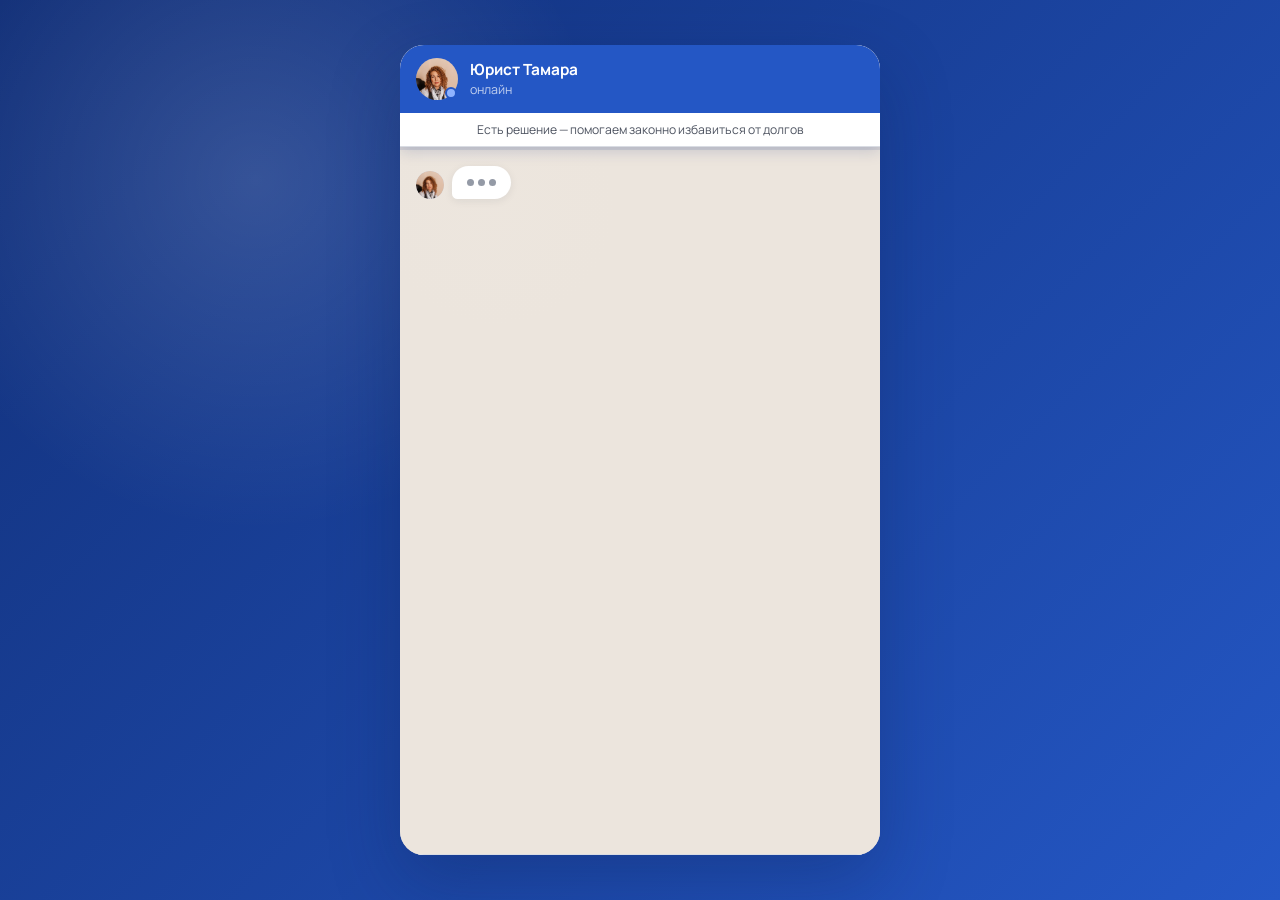
<file: index.html>
<!doctype html>
<html lang="ru">
  <head>
    <meta charset="UTF-8" />
    <meta name="viewport" content="width=device-width, initial-scale=1.0" />
    <meta name="robots" content="noindex, nofollow" />
    <title>Подбор решения по долгам — Есть решение</title>
    <meta
      name="description"
      content="Ответьте на 5 коротких вопросов, и юрист компании «Есть решение» подготовит возможный вариант законного избавления от долгов."
    />
    <link rel="preconnect" href="https://fonts.googleapis.com" />
    <link rel="preconnect" href="https://fonts.gstatic.com" crossorigin />
    <link
      href="https://fonts.googleapis.com/css2?family=Manrope:wght@400;500;600;700;800&amp;display=swap"
      rel="stylesheet"
    />
    <link rel="stylesheet" href="./avito-chat.css?v=20260507-2" />
  </head>
  <body>
    <main class="chat-app" aria-label="Чат с юристом компании Есть решение">
      <section class="chat-shell" aria-live="polite">
        <div class="loader" id="loader">
          <div class="loader__spinner" aria-hidden="true"></div>
          <p>Подбираем юриста для вашей ситуации...</p>
        </div>

        <div class="chat" id="chat" hidden>
          <header class="chat-header">
            <div class="chat-header__top">
              <div class="operator-avatar">
                <span class="avatar-fallback">Т</span>
                <img
                  src="./assets/tamara-avatar.png?v=20260507-2"
                  alt=""
                  decoding="async"
                  referrerpolicy="no-referrer"
                  onerror="this.remove()"
                />
                <i aria-hidden="true"></i>
              </div>
              <div>
                <p class="operator-name">Юрист Тамара</p>
                <p class="operator-status">онлайн</p>
              </div>
            </div>
            <p class="chat-header__note">Есть решение — помогаем законно избавиться от долгов</p>
          </header>

          <div class="progress" aria-hidden="true">
            <span id="progressBar"></span>
          </div>

          <div class="messages" id="messages"></div>

          <div class="answer-panel" id="answerPanel"></div>
        </div>
      </section>
    </main>

    <template id="botMessageTemplate">
      <div class="message message--bot">
        <div class="message__avatar">
          <span class="avatar-fallback">Т</span>
          <img
            src="./assets/tamara-avatar.png?v=20260507-2"
            alt=""
            decoding="async"
            referrerpolicy="no-referrer"
            onerror="this.remove()"
          />
        </div>
        <div class="message__bubble">
          <p></p>
        </div>
      </div>
    </template>

    <template id="userMessageTemplate">
      <div class="message message--user">
        <div class="message__bubble">
          <p></p>
        </div>
      </div>
    </template>

    <script src="./avito-chat.js?v=20260507-2"></script>
  </body>
</html>
</file>
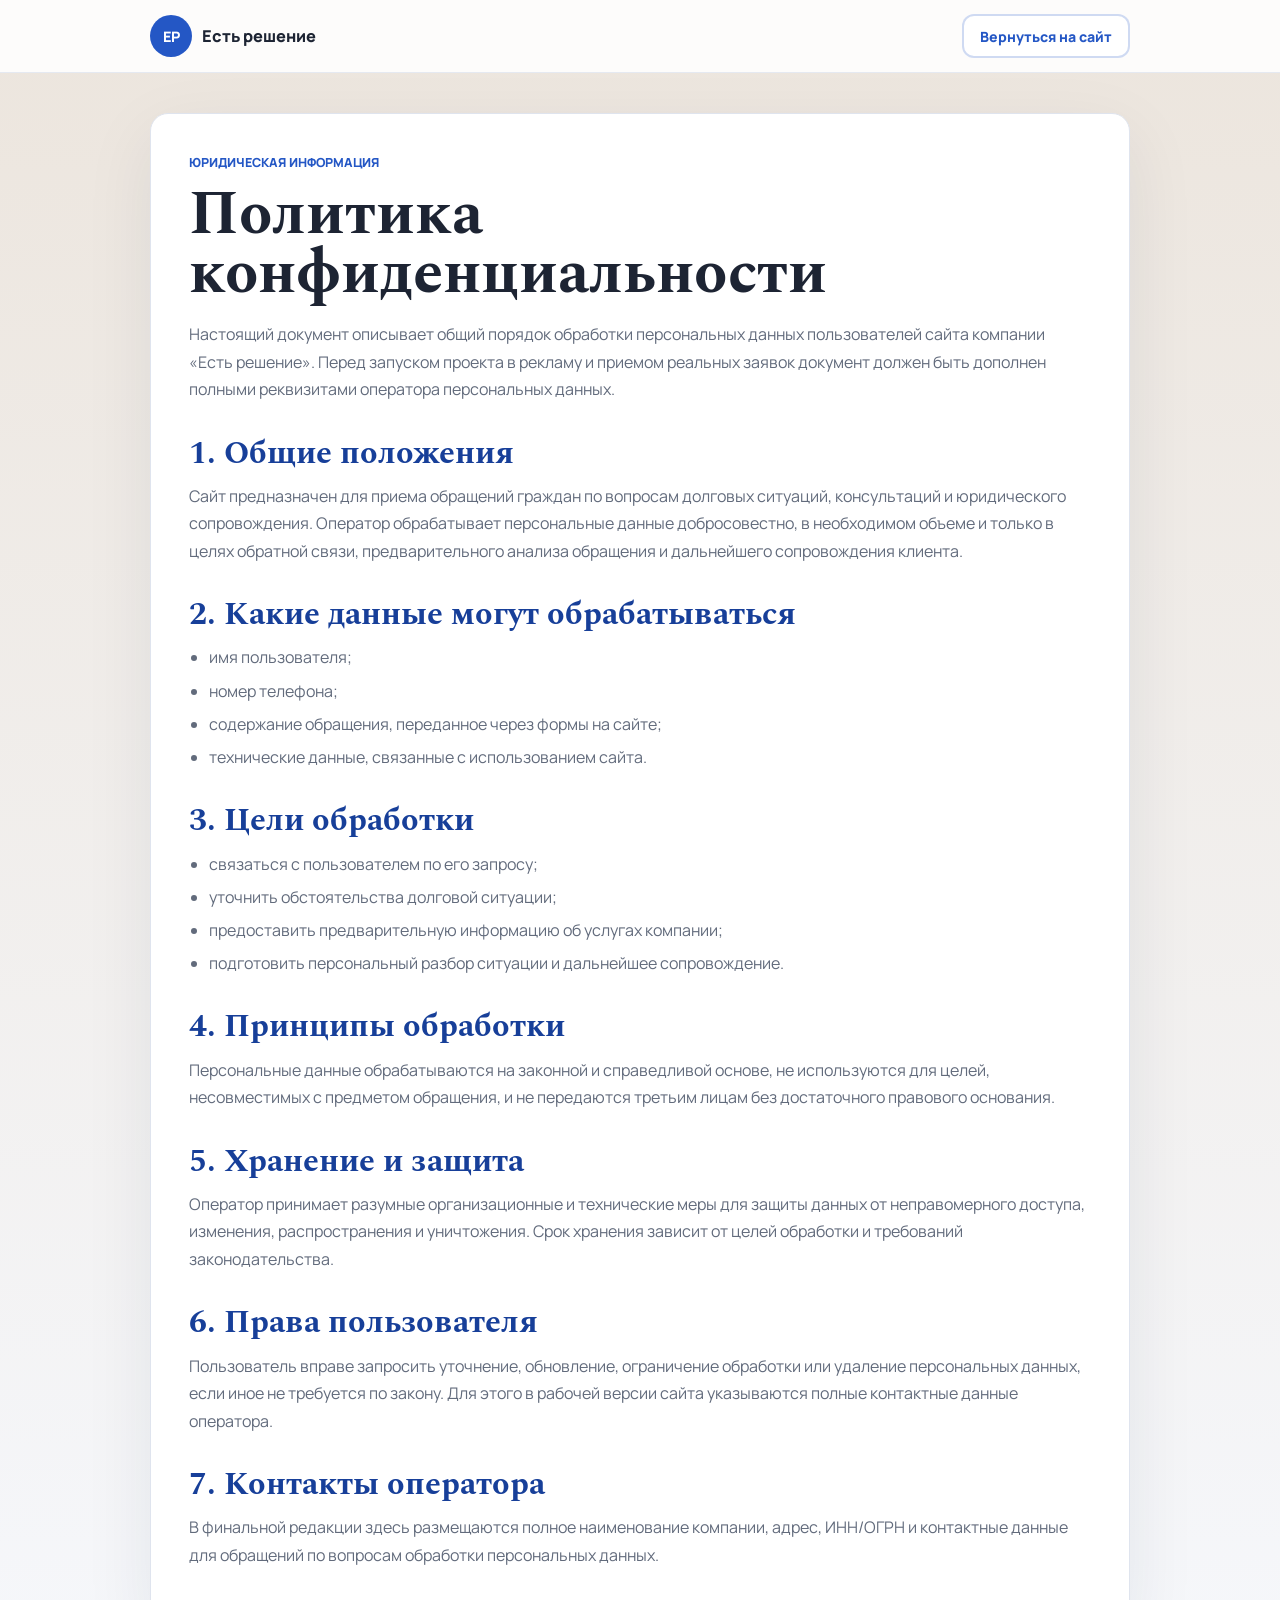
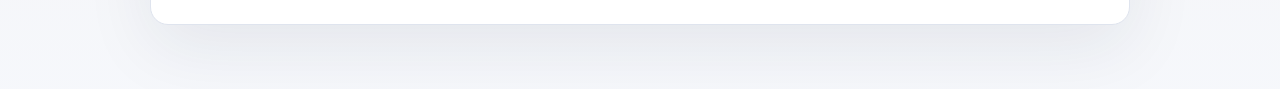
<file: privacy.html>
<!doctype html>
<html lang="ru">
  <head>
    <meta charset="UTF-8" />
    <meta name="viewport" content="width=device-width, initial-scale=1.0" />
    <title>Политика конфиденциальности — Есть решение</title>
    <link rel="preconnect" href="https://fonts.googleapis.com" />
    <link rel="preconnect" href="https://fonts.gstatic.com" crossorigin />
    <link
      href="https://fonts.googleapis.com/css2?family=Manrope:wght@400;500;600;700;800&amp;family=Spectral:wght@600;700&amp;display=swap"
      rel="stylesheet"
    />
    <link rel="stylesheet" href="./privacy.css?v=20260507-1" />
  </head>
  <body class="legal-page">
    <header class="site-header">
      <div class="container header-shell">
        <a class="brand" href="https://естьрешение.рф" aria-label="Есть решение">
          <span class="brand-mark">ЕР</span>
          <span>Есть решение</span>
        </a>
        <a class="button button-secondary" href="https://естьрешение.рф">Вернуться на сайт</a>
      </div>
    </header>

    <main class="legal-main">
      <div class="container">
        <article class="legal-card">
          <p class="eyebrow">Юридическая информация</p>
          <h1>Политика конфиденциальности</h1>
          <p>
            Настоящий документ описывает общий порядок обработки персональных данных пользователей
            сайта компании «Есть решение». Перед запуском проекта в рекламу и приемом реальных
            заявок документ должен быть дополнен полными реквизитами оператора персональных данных.
          </p>

          <h2>1. Общие положения</h2>
          <p>
            Сайт предназначен для приема обращений граждан по вопросам долговых ситуаций,
            консультаций и юридического сопровождения. Оператор обрабатывает персональные данные
            добросовестно, в необходимом объеме и только в целях обратной связи, предварительного
            анализа обращения и дальнейшего сопровождения клиента.
          </p>

          <h2>2. Какие данные могут обрабатываться</h2>
          <ul>
            <li>имя пользователя;</li>
            <li>номер телефона;</li>
            <li>содержание обращения, переданное через формы на сайте;</li>
            <li>технические данные, связанные с использованием сайта.</li>
          </ul>

          <h2>3. Цели обработки</h2>
          <ul>
            <li>связаться с пользователем по его запросу;</li>
            <li>уточнить обстоятельства долговой ситуации;</li>
            <li>предоставить предварительную информацию об услугах компании;</li>
            <li>подготовить персональный разбор ситуации и дальнейшее сопровождение.</li>
          </ul>

          <h2>4. Принципы обработки</h2>
          <p>
            Персональные данные обрабатываются на законной и справедливой основе, не используются
            для целей, несовместимых с предметом обращения, и не передаются третьим лицам без
            достаточного правового основания.
          </p>

          <h2>5. Хранение и защита</h2>
          <p>
            Оператор принимает разумные организационные и технические меры для защиты данных от
            неправомерного доступа, изменения, распространения и уничтожения. Срок хранения зависит
            от целей обработки и требований законодательства.
          </p>

          <h2>6. Права пользователя</h2>
          <p>
            Пользователь вправе запросить уточнение, обновление, ограничение обработки или удаление
            персональных данных, если иное не требуется по закону. Для этого в рабочей версии сайта
            указываются полные контактные данные оператора.
          </p>

          <h2>7. Контакты оператора</h2>
          <p>
            В финальной редакции здесь размещаются полное наименование компании, адрес, ИНН/ОГРН и
            контактные данные для обращений по вопросам обработки персональных данных.
          </p>
        </article>
      </div>
    </main>
  </body>
</html>
</file>
<file: avito-chat.css>
:root {
  --chat-blue: #2457c5;
  --chat-blue-dark: #173f99;
  --chat-blue-deep: #112f78;
  --chat-blue-soft: rgba(36, 87, 197, 0.12);
  --chat-beige: #ece5dd;
  --chat-user: #dbe8ff;
  --chat-text: #1a1a1a;
  --chat-muted: #6d7280;
  --chat-border: #d9dce3;
  --chat-white: #ffffff;
  --chat-error: #d33f49;
  --shadow-window: 0 26px 70px rgba(10, 28, 76, 0.28);
}

*,
*::before,
*::after {
  box-sizing: border-box;
}

[hidden] {
  display: none !important;
}

html {
  min-height: 100%;
}

body {
  margin: 0;
  min-height: 100%;
  font-family: "Manrope", sans-serif;
  color: var(--chat-text);
  background:
    radial-gradient(circle at 20% 20%, rgba(255, 255, 255, 0.14), transparent 28%),
    linear-gradient(135deg, var(--chat-blue-deep), var(--chat-blue));
}

button,
input,
select {
  font: inherit;
}

button {
  cursor: pointer;
}

.chat-app {
  min-height: 100dvh;
  display: flex;
  align-items: center;
  justify-content: center;
  padding: 0;
}

.chat-shell {
  width: 100%;
  max-width: 480px;
  height: 100dvh;
  max-height: 100dvh;
  background: var(--chat-beige);
  overflow: hidden;
  position: relative;
}

.loader {
  position: absolute;
  inset: 0;
  z-index: 5;
  display: flex;
  flex-direction: column;
  align-items: center;
  justify-content: center;
  gap: 1rem;
  background: var(--chat-white);
  text-align: center;
  padding: 2rem;
}

.loader__spinner {
  width: 48px;
  height: 48px;
  border: 3px solid var(--chat-blue-soft);
  border-top-color: var(--chat-blue);
  border-radius: 999px;
  animation: spin 0.9s linear infinite;
}

.loader p {
  margin: 0;
  color: #2d3443;
  font-size: 0.95rem;
  font-weight: 600;
}

.chat {
  height: 100%;
  display: flex;
  flex-direction: column;
  background:
    linear-gradient(rgba(236, 229, 221, 0.94), rgba(236, 229, 221, 0.94)),
    radial-gradient(circle at 20% 20%, rgba(255, 255, 255, 0.52), transparent 16%);
}

.chat-header {
  position: sticky;
  top: 0;
  z-index: 3;
  box-shadow: 0 4px 14px rgba(17, 47, 120, 0.18);
}

.chat-header__top {
  display: flex;
  align-items: center;
  gap: 0.75rem;
  padding: 0.82rem 1rem;
  background: var(--chat-blue);
  color: var(--chat-white);
}

.operator-avatar {
  width: 42px;
  height: 42px;
  position: relative;
  display: grid;
  place-items: center;
  flex: 0 0 auto;
  border-radius: 999px;
  background: rgba(255, 255, 255, 0.18);
  color: var(--chat-white);
  font-size: 1rem;
  font-weight: 800;
}

.operator-avatar img,
.message__avatar img {
  position: absolute;
  inset: 0;
  width: 100%;
  height: 100%;
  border-radius: inherit;
  object-fit: cover;
  z-index: 1;
}

.avatar-fallback {
  position: relative;
  z-index: 0;
}

.operator-avatar i {
  position: absolute;
  right: 1px;
  bottom: 1px;
  width: 12px;
  height: 12px;
  border: 2px solid var(--chat-blue);
  border-radius: 999px;
  background: #8fb3ff;
  z-index: 2;
}

.operator-name,
.operator-status,
.chat-header__note {
  margin: 0;
}

.operator-name {
  font-size: 0.96rem;
  line-height: 1.2;
  font-weight: 700;
}

.operator-status {
  margin-top: 0.1rem;
  color: rgba(255, 255, 255, 0.72);
  font-size: 0.78rem;
}

.chat-header__note {
  padding: 0.52rem 1rem;
  border-bottom: 1px solid var(--chat-border);
  background: var(--chat-white);
  color: #4d5360;
  font-size: 0.76rem;
  line-height: 1.35;
  text-align: center;
}

.progress {
  height: 3px;
  background: rgba(17, 47, 120, 0.1);
}

.progress span {
  display: block;
  width: 0;
  height: 100%;
  background: var(--chat-blue);
  transition: width 0.35s ease;
}

.messages {
  flex: 1;
  min-height: 0;
  overflow-y: auto;
  padding: 1rem 1rem 1.1rem;
  scroll-behavior: smooth;
}

.message {
  display: flex;
  align-items: flex-end;
  gap: 0.5rem;
  margin-bottom: 0.75rem;
  animation: fadeIn 0.24s ease-out;
}

.message__avatar {
  width: 28px;
  height: 28px;
  position: relative;
  display: grid;
  place-items: center;
  flex: 0 0 auto;
  border-radius: 999px;
  background: var(--chat-blue-soft);
  color: var(--chat-blue);
  font-size: 0.72rem;
  font-weight: 800;
  overflow: hidden;
}

.message__bubble {
  max-width: min(86%, 360px);
  border-radius: 18px;
  box-shadow: 0 2px 8px rgba(24, 35, 56, 0.08);
}

.message__bubble p {
  margin: 0;
  font-size: 0.9rem;
  line-height: 1.58;
}

.message--bot .message__bubble {
  padding: 0.72rem 0.9rem;
  border-bottom-left-radius: 6px;
  background: var(--chat-white);
}

.message--user {
  justify-content: flex-end;
}

.message--user .message__bubble {
  padding: 0.72rem 0.9rem;
  border-bottom-right-radius: 6px;
  background: var(--chat-user);
}

.typing .message__bubble {
  padding: 0.8rem 0.95rem;
}

.typing-dots {
  display: flex;
  gap: 0.25rem;
}

.typing-dots span {
  width: 7px;
  height: 7px;
  border-radius: 999px;
  background: #949aa6;
  animation: bounce 1s infinite ease-in-out;
}

.typing-dots span:nth-child(2) {
  animation-delay: 0.14s;
}

.typing-dots span:nth-child(3) {
  animation-delay: 0.28s;
}

.answer-panel {
  flex: 0 0 auto;
  border-top: 1px solid var(--chat-border);
  background: var(--chat-white);
}

.options {
  display: grid;
  gap: 0.55rem;
  padding: 0.8rem 1rem 1rem;
}

.option-button {
  width: 100%;
  min-height: 46px;
  padding: 0.74rem 0.95rem;
  border: 2px solid rgba(36, 87, 197, 0.22);
  border-radius: 14px;
  background: var(--chat-white);
  color: var(--chat-blue);
  font-size: 0.9rem;
  font-weight: 700;
  line-height: 1.35;
  text-align: left;
  transition:
    background 0.16s ease,
    border 0.16s ease,
    color 0.16s ease,
    transform 0.16s ease;
}

.option-button:hover,
.option-button:focus-visible {
  border-color: var(--chat-blue);
  background: var(--chat-blue);
  color: var(--chat-white);
  outline: none;
  transform: translateY(-1px);
}

.contact-form {
  display: grid;
  gap: 0.7rem;
  padding: 0.85rem 1rem 1rem;
}

.contact-form label {
  display: grid;
  gap: 0.3rem;
}

.contact-form span {
  color: #4d5360;
  font-size: 0.76rem;
  font-weight: 700;
}

.contact-form input,
.contact-form select {
  width: 100%;
  height: 48px;
  border: 2px solid #d5d9e2;
  border-radius: 14px;
  padding: 0 0.9rem;
  background: var(--chat-white);
  color: var(--chat-text);
  outline: none;
  transition:
    border 0.16s ease,
    box-shadow 0.16s ease;
}

.contact-form input:focus,
.contact-form select:focus {
  border-color: var(--chat-blue);
  box-shadow: 0 0 0 4px var(--chat-blue-soft);
}

.field-error {
  min-height: 16px;
  margin: -0.18rem 0 0;
  color: var(--chat-error);
  font-size: 0.76rem;
  font-weight: 600;
}

.contact-form label.consent {
  display: flex;
  gap: 0.55rem;
  align-items: flex-start;
  color: #5c6472;
  font-size: 0.74rem;
  line-height: 1.45;
}

.contact-form label.consent input {
  width: 18px;
  height: 18px;
  margin: 0.08rem 0 0;
  flex: 0 0 auto;
  accent-color: var(--chat-blue);
}

.contact-form label.consent span {
  color: #5c6472;
  font-size: 0.74rem;
  font-weight: 700;
  line-height: 1.45;
}

.contact-form label.consent a {
  color: var(--chat-blue);
  font-weight: 700;
}

.submit-button {
  min-height: 48px;
  border: 0;
  border-radius: 14px;
  background: var(--chat-blue);
  color: var(--chat-white);
  font-size: 0.95rem;
  font-weight: 800;
  transition:
    background 0.16s ease,
    transform 0.16s ease,
    opacity 0.16s ease;
}

.submit-button:hover,
.submit-button:focus-visible {
  background: var(--chat-blue-dark);
  outline: none;
  transform: translateY(-1px);
}

.submit-button:disabled {
  cursor: default;
  opacity: 0.58;
  transform: none;
}

.success-actions {
  display: grid;
  gap: 0.55rem;
  padding: 0.85rem 1rem 1rem;
}

.success-actions a {
  min-height: 46px;
  display: flex;
  align-items: center;
  justify-content: center;
  border-radius: 14px;
  color: var(--chat-white);
  background: var(--chat-blue);
  font-size: 0.9rem;
  font-weight: 800;
  text-decoration: none;
}

.success-actions a:last-child {
  border: 2px solid var(--chat-blue);
  color: var(--chat-blue);
  background: var(--chat-white);
}

@media (min-width: 768px) {
  .chat-app {
    padding: 2.5rem 1.25rem;
  }

  .chat-shell {
    height: min(90dvh, 820px);
    border-radius: 24px;
    box-shadow: var(--shadow-window);
  }
}

@media (max-width: 380px) {
  .chat-header__note {
    font-size: 0.72rem;
  }

  .messages {
    padding-left: 0.8rem;
    padding-right: 0.8rem;
  }

  .option-button {
    font-size: 0.84rem;
  }
}

@media (prefers-reduced-motion: reduce) {
  *,
  *::before,
  *::after {
    animation-duration: 0.01ms !important;
    animation-iteration-count: 1 !important;
    scroll-behavior: auto !important;
    transition-duration: 0.01ms !important;
  }
}

@keyframes spin {
  to {
    transform: rotate(360deg);
  }
}

@keyframes fadeIn {
  from {
    opacity: 0;
    transform: translateY(6px);
  }

  to {
    opacity: 1;
    transform: translateY(0);
  }
}

@keyframes bounce {
  0%,
  80%,
  100% {
    transform: translateY(0);
    opacity: 0.42;
  }

  40% {
    transform: translateY(-4px);
    opacity: 1;
  }
}
</file>
<file: privacy.css>
:root {
  --legal-blue: #2457c5;
  --legal-blue-dark: #173f99;
  --legal-ink: #1d2433;
  --legal-muted: #626b7c;
  --legal-border: #dfe4ee;
  --legal-panel: #ffffff;
  --legal-beige: #ece5dd;
  --legal-soft: #f6f8fc;
}

*,
*::before,
*::after {
  box-sizing: border-box;
}

html {
  min-height: 100%;
}

body {
  min-height: 100%;
  margin: 0;
  font-family: "Manrope", sans-serif;
  color: var(--legal-ink);
  background:
    linear-gradient(180deg, rgba(236, 229, 221, 0.92), rgba(246, 248, 252, 0.98)),
    var(--legal-beige);
}

.container {
  width: min(100% - 2rem, 980px);
  margin: 0 auto;
}

.site-header {
  position: sticky;
  top: 0;
  z-index: 5;
  border-bottom: 1px solid rgba(223, 228, 238, 0.8);
  background: rgba(255, 255, 255, 0.88);
  backdrop-filter: blur(14px);
}

.header-shell {
  min-height: 72px;
  display: flex;
  align-items: center;
  justify-content: space-between;
  gap: 1rem;
}

.brand {
  display: inline-flex;
  align-items: center;
  gap: 0.65rem;
  color: var(--legal-ink);
  font-size: 1.02rem;
  font-weight: 800;
  text-decoration: none;
}

.brand-mark {
  width: 42px;
  height: 42px;
  display: grid;
  place-items: center;
  border-radius: 999px;
  background: var(--legal-blue);
  color: #fff;
  font-size: 0.9rem;
  letter-spacing: 0;
}

.button {
  min-height: 44px;
  display: inline-flex;
  align-items: center;
  justify-content: center;
  border-radius: 12px;
  padding: 0 1rem;
  font-size: 0.88rem;
  font-weight: 800;
  text-decoration: none;
}

.button-secondary {
  border: 2px solid rgba(36, 87, 197, 0.22);
  color: var(--legal-blue);
  background: #fff;
}

.legal-main {
  padding: 2.5rem 0 4rem;
}

.legal-card {
  border: 1px solid var(--legal-border);
  border-radius: 18px;
  padding: clamp(1.25rem, 3vw, 2.5rem);
  background: var(--legal-panel);
  box-shadow: 0 22px 70px rgba(31, 43, 70, 0.08);
}

.eyebrow {
  margin: 0 0 0.75rem;
  color: var(--legal-blue);
  font-size: 0.78rem;
  font-weight: 800;
  letter-spacing: 0;
  text-transform: uppercase;
}

h1,
h2,
p,
ul {
  margin-top: 0;
}

h1 {
  max-width: 760px;
  margin-bottom: 1rem;
  font-family: "Spectral", serif;
  font-size: clamp(2rem, 6vw, 3.8rem);
  line-height: 0.98;
  letter-spacing: 0;
}

h2 {
  margin: 2rem 0 0.75rem;
  color: var(--legal-blue-dark);
  font-family: "Spectral", serif;
  font-size: clamp(1.35rem, 3vw, 2rem);
  line-height: 1.1;
  letter-spacing: 0;
}

p,
li {
  color: var(--legal-muted);
  font-size: 1rem;
  line-height: 1.72;
}

ul {
  padding-left: 1.2rem;
}

li + li {
  margin-top: 0.35rem;
}

@media (max-width: 560px) {
  .container {
    width: min(100% - 1.1rem, 980px);
  }

  .header-shell {
    min-height: 64px;
  }

  .brand {
    font-size: 0.94rem;
  }

  .button {
    min-height: 40px;
    padding: 0 0.78rem;
    font-size: 0.8rem;
  }

  .legal-main {
    padding-top: 1rem;
  }

  .legal-card {
    border-radius: 16px;
  }
}
</file>
